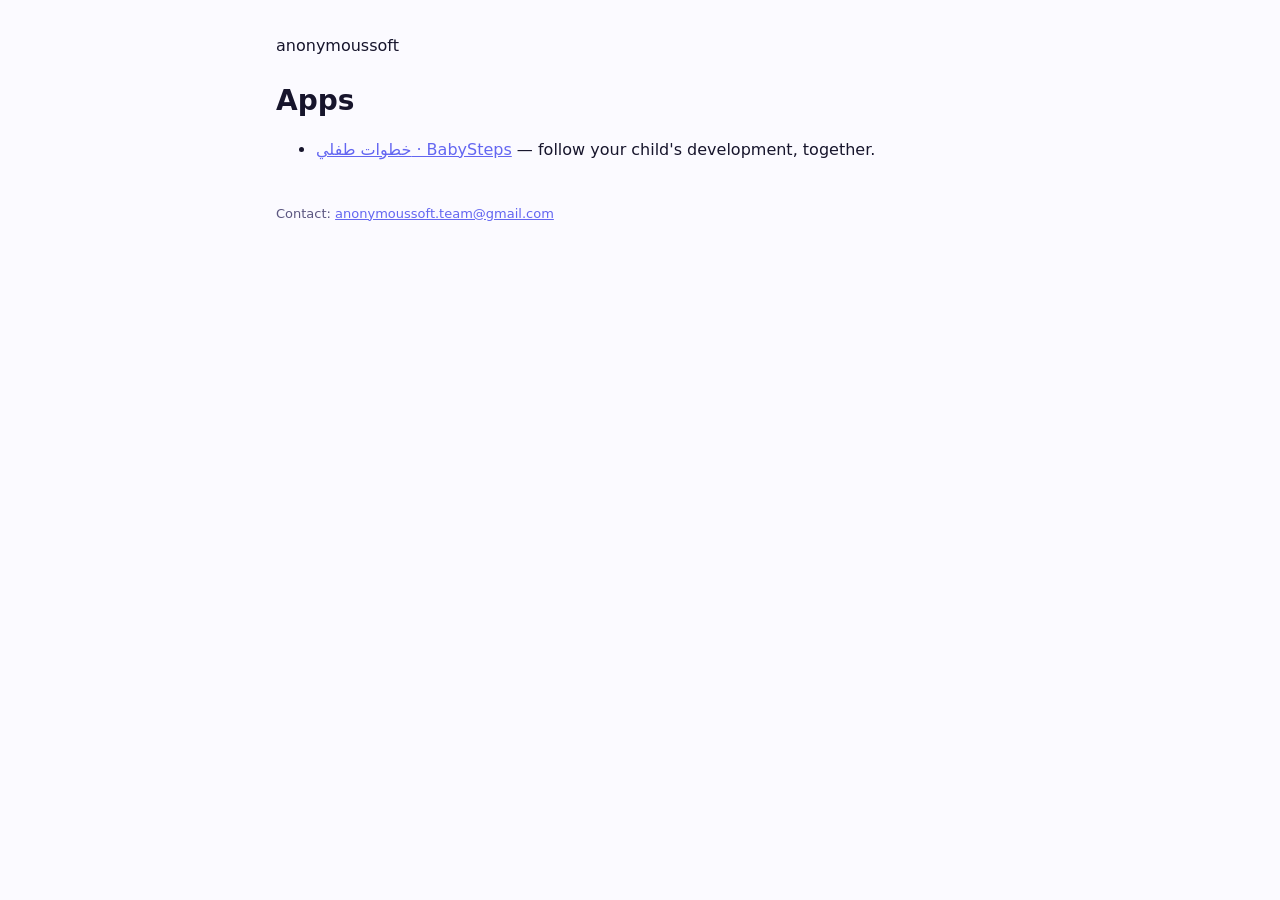
<file: index.html>
<!doctype html>
<html lang="en">
<head>
<meta charset="utf-8">
<meta name="viewport" content="width=device-width, initial-scale=1">
<title>anonymoussoft</title>
<link rel="stylesheet" href="assets/style.css">
</head>
<body>
<main>
<header class="site"><span class="brand">anonymoussoft</span></header>
<h1>Apps</h1>
<ul>
  <li><a href="babysteps/">خطوات طفلي · BabySteps</a> — follow your child's development, together.</li>
</ul>
<footer>Contact: <a href="mailto:anonymoussoft.team@gmail.com">anonymoussoft.team@gmail.com</a></footer>
</main>
</body>
</html>
</file>
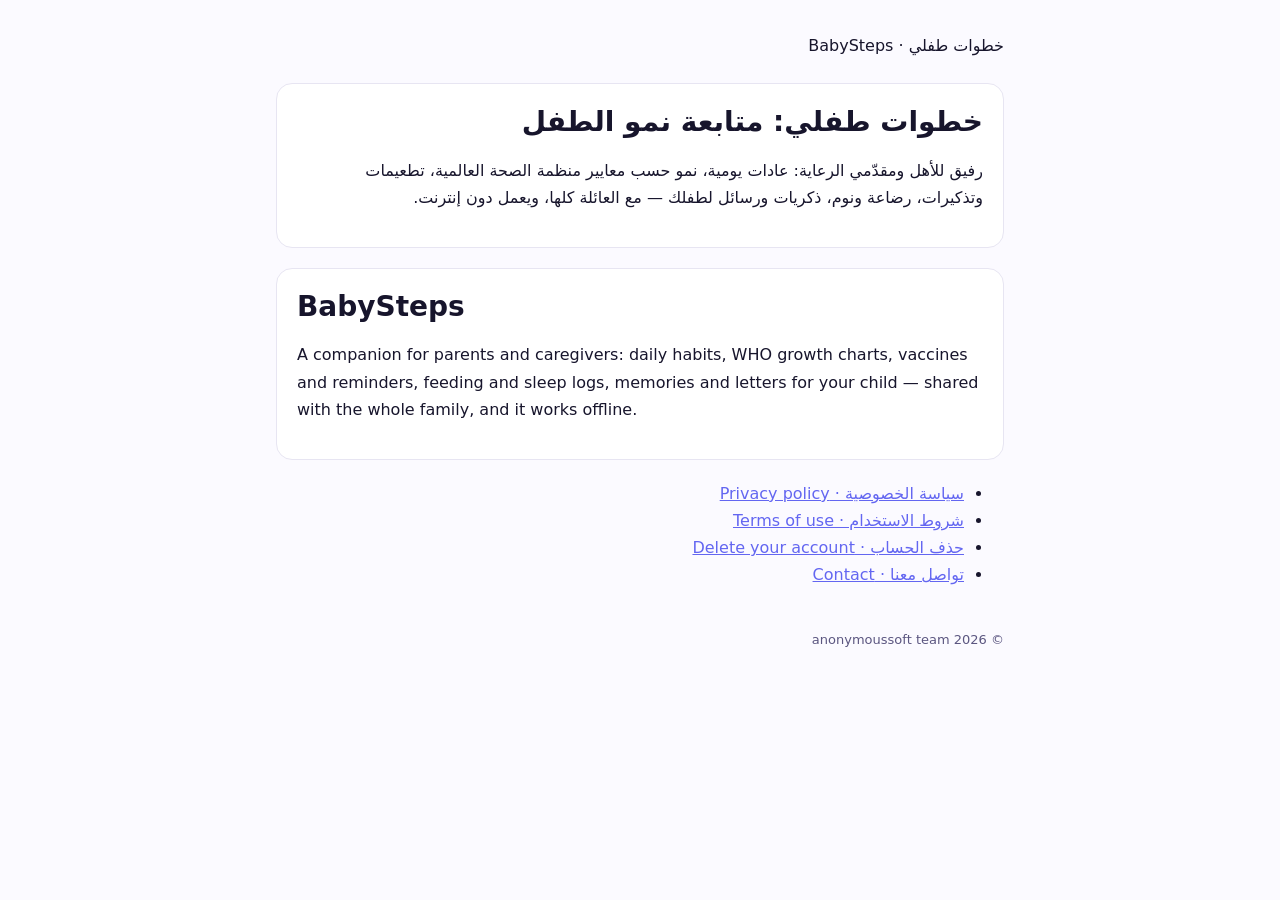
<file: babysteps/index.html>
<!doctype html>
<html lang="ar" dir="rtl">
<head>
<meta charset="utf-8">
<meta name="viewport" content="width=device-width, initial-scale=1">
<title>خطوات طفلي – BabySteps</title>
<meta name="description" content="خطوات طفلي: متابعة نمو الطفل للأهل ومقدّمي الرعاية. BabySteps: follow your child's development together.">
<link rel="stylesheet" href="../assets/style.css">
</head>
<body>
<main>
<header class="site"><span class="brand">خطوات طفلي · BabySteps</span></header>
<section class="lang-block" lang="ar" dir="rtl">
<h1>خطوات طفلي: متابعة نمو الطفل</h1>
<p>رفيق للأهل ومقدّمي الرعاية: عادات يومية، نمو حسب معايير منظمة الصحة العالمية، تطعيمات وتذكيرات، رضاعة ونوم، ذكريات ورسائل لطفلك — مع العائلة كلها، ويعمل دون إنترنت.</p>
</section>
<section class="lang-block" lang="en" dir="ltr">
<h1>BabySteps</h1>
<p>A companion for parents and caregivers: daily habits, WHO growth charts, vaccines and reminders, feeding and sleep logs, memories and letters for your child — shared with the whole family, and it works offline.</p>
</section>
<ul>
<li><a href="privacy.html">سياسة الخصوصية · Privacy policy</a></li>
<li><a href="terms.html">شروط الاستخدام · Terms of use</a></li>
<li><a href="delete-account.html">حذف الحساب · Delete your account</a></li>
<li><a href="mailto:anonymoussoft.team@gmail.com">تواصل معنا · Contact</a></li>
</ul>
<footer>© 2026 anonymoussoft team</footer>
</main>
</body>
</html>
</file>
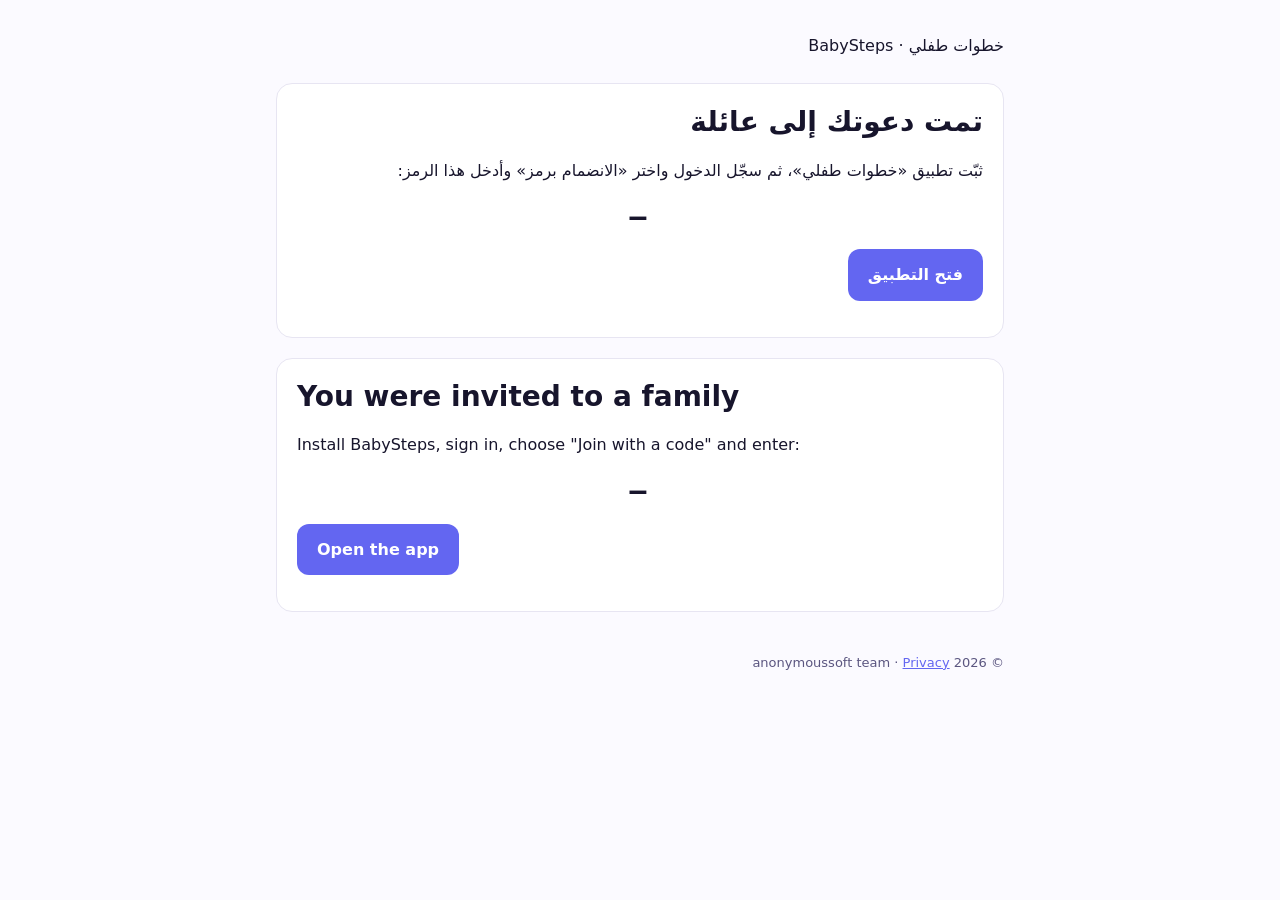
<file: join.html>
<!doctype html>
<html lang="ar" dir="rtl">
<head>
<meta charset="utf-8">
<meta name="viewport" content="width=device-width, initial-scale=1">
<title>دعوة إلى عائلة – خطوات طفلي | Family invite – BabySteps</title>
<link rel="stylesheet" href="assets/style.css">
</head>
<body>
<main>
<header class="site"><span class="brand">خطوات طفلي · BabySteps</span></header>
<section class="lang-block" lang="ar" dir="rtl">
<h1>تمت دعوتك إلى عائلة</h1>
<p>ثبّت تطبيق «خطوات طفلي»، ثم سجّل الدخول واختر «الانضمام برمز» وأدخل هذا الرمز:</p>
<div class="code" id="code-ar"></div>
<p><a class="button" id="open-ar" href="#">فتح التطبيق</a></p>
</section>
<section class="lang-block" lang="en" dir="ltr">
<h1>You were invited to a family</h1>
<p>Install BabySteps, sign in, choose "Join with a code" and enter:</p>
<div class="code" id="code-en"></div>
<p><a class="button" id="open-en" href="#">Open the app</a></p>
</section>
<footer>© 2026 anonymoussoft team · <a href="babysteps/privacy.html">Privacy</a></footer>
</main>
<script>
  // Invite codes are 8 characters from an unambiguous alphabet; anything else is dropped.
  var code = (new URLSearchParams(location.search).get('code') || '').toUpperCase().replace(/[^A-Z0-9]/g, '').slice(0, 8);
  ['code-ar', 'code-en'].forEach(function (id) { document.getElementById(id).textContent = code || '—'; });
  var deepLink = 'babysteps://join?code=' + encodeURIComponent(code);
  ['open-ar', 'open-en'].forEach(function (id) { document.getElementById(id).href = deepLink; });
</script>
</body>
</html>
</file>
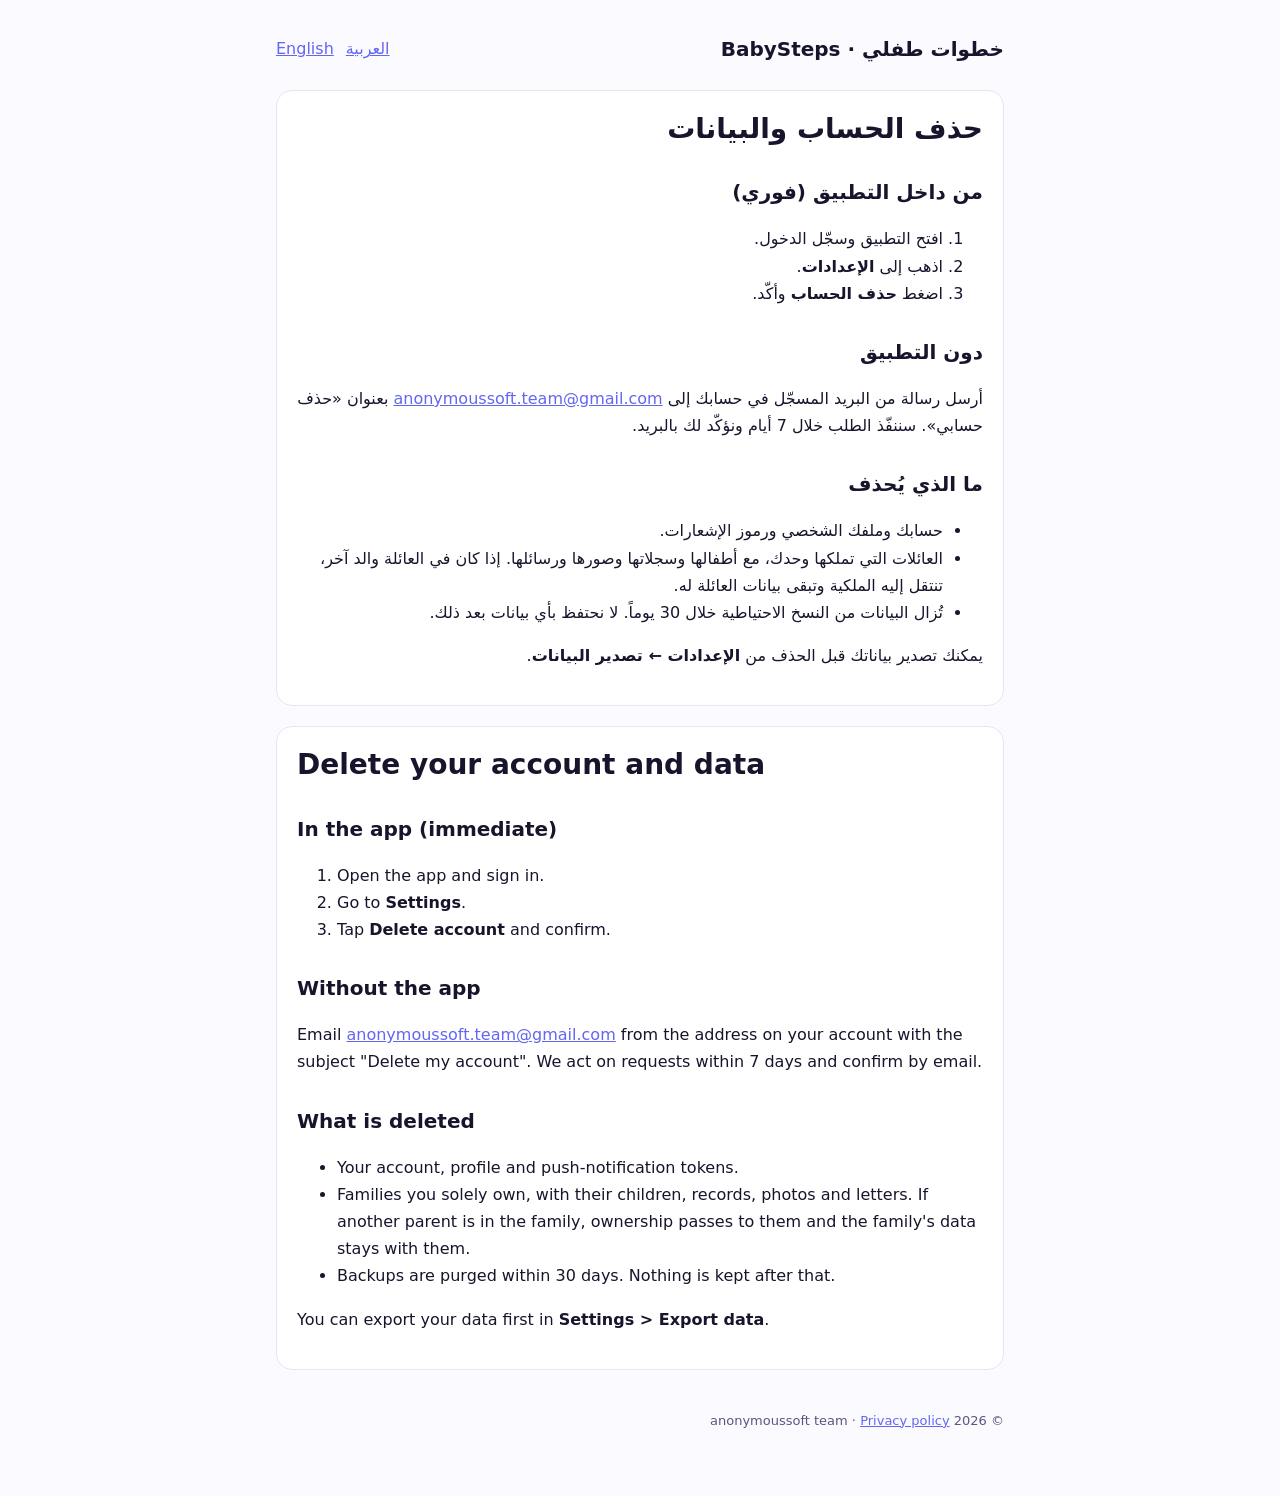
<file: babysteps/delete-account.html>
<!doctype html>
<html lang="ar" dir="rtl">
<head>
<meta charset="utf-8">
<meta name="viewport" content="width=device-width, initial-scale=1">
<title>حذف الحساب – خطوات طفلي | Delete your account – BabySteps</title>
<link rel="stylesheet" href="../assets/style.css">
</head>
<body>
<main>
<header class="site">
  <a class="brand" href="./">خطوات طفلي · BabySteps</a>
  <nav class="lang"><a href="#ar">العربية</a><a href="#en">English</a></nav>
</header>

<section class="lang-block" id="ar" lang="ar" dir="rtl">
<h1>حذف الحساب والبيانات</h1>
<h2>من داخل التطبيق (فوري)</h2>
<ol>
<li>افتح التطبيق وسجّل الدخول.</li>
<li>اذهب إلى <strong>الإعدادات</strong>.</li>
<li>اضغط <strong>حذف الحساب</strong> وأكّد.</li>
</ol>
<h2>دون التطبيق</h2>
<p>أرسل رسالة من البريد المسجّل في حسابك إلى <a href="mailto:anonymoussoft.team@gmail.com?subject=Delete%20my%20BabySteps%20account">anonymoussoft.team@gmail.com</a> بعنوان «حذف حسابي». سننفّذ الطلب خلال 7 أيام ونؤكّد لك بالبريد.</p>
<h2>ما الذي يُحذف</h2>
<ul>
<li>حسابك وملفك الشخصي ورموز الإشعارات.</li>
<li>العائلات التي تملكها وحدك، مع أطفالها وسجلاتها وصورها ورسائلها. إذا كان في العائلة والد آخر، تنتقل إليه الملكية وتبقى بيانات العائلة له.</li>
<li>تُزال البيانات من النسخ الاحتياطية خلال 30 يوماً. لا نحتفظ بأي بيانات بعد ذلك.</li>
</ul>
<p>يمكنك تصدير بياناتك قبل الحذف من <strong>الإعدادات ← تصدير البيانات</strong>.</p>
</section>

<section class="lang-block" id="en" lang="en" dir="ltr">
<h1>Delete your account and data</h1>
<h2>In the app (immediate)</h2>
<ol>
<li>Open the app and sign in.</li>
<li>Go to <strong>Settings</strong>.</li>
<li>Tap <strong>Delete account</strong> and confirm.</li>
</ol>
<h2>Without the app</h2>
<p>Email <a href="mailto:anonymoussoft.team@gmail.com?subject=Delete%20my%20BabySteps%20account">anonymoussoft.team@gmail.com</a> from the address on your account with the subject "Delete my account". We act on requests within 7 days and confirm by email.</p>
<h2>What is deleted</h2>
<ul>
<li>Your account, profile and push-notification tokens.</li>
<li>Families you solely own, with their children, records, photos and letters. If another parent is in the family, ownership passes to them and the family's data stays with them.</li>
<li>Backups are purged within 30 days. Nothing is kept after that.</li>
</ul>
<p>You can export your data first in <strong>Settings &gt; Export data</strong>.</p>
</section>

<footer>© 2026 anonymoussoft team · <a href="privacy.html">Privacy policy</a></footer>
</main>
</body>
</html>
</file>
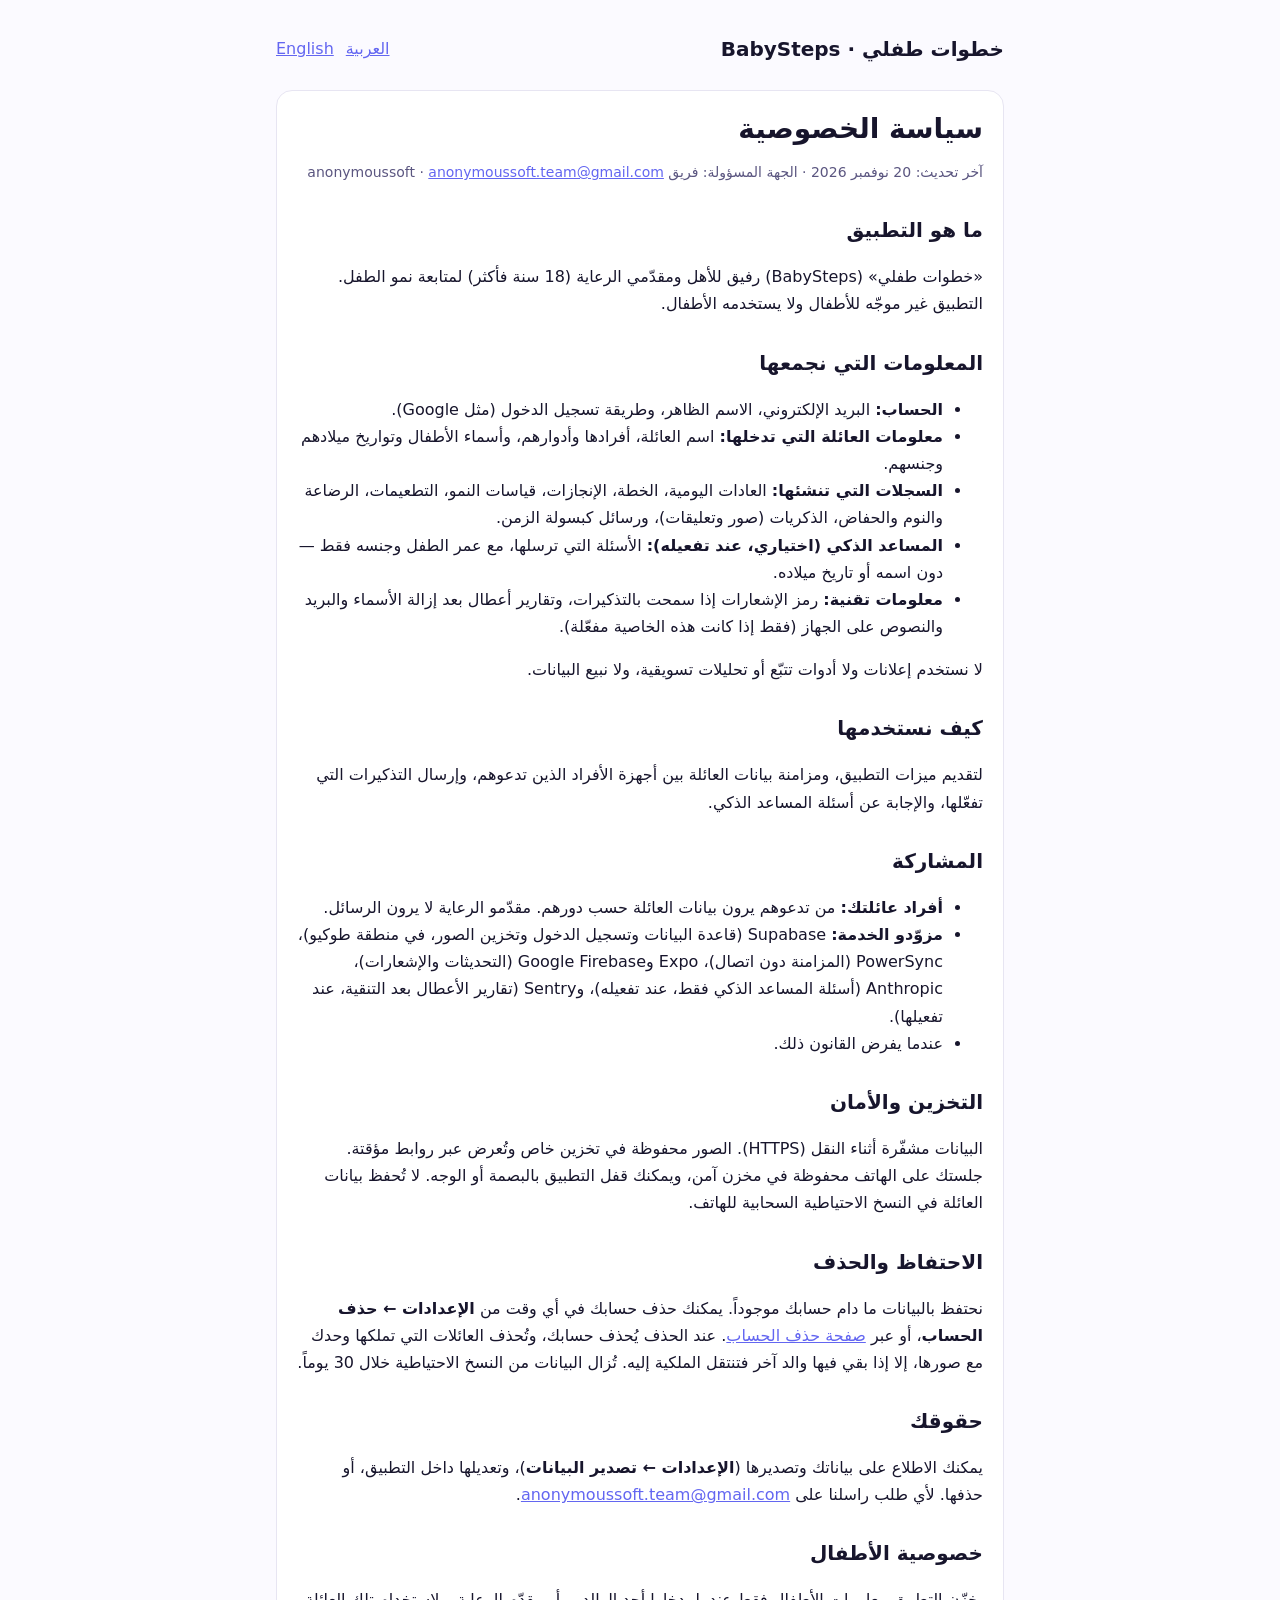
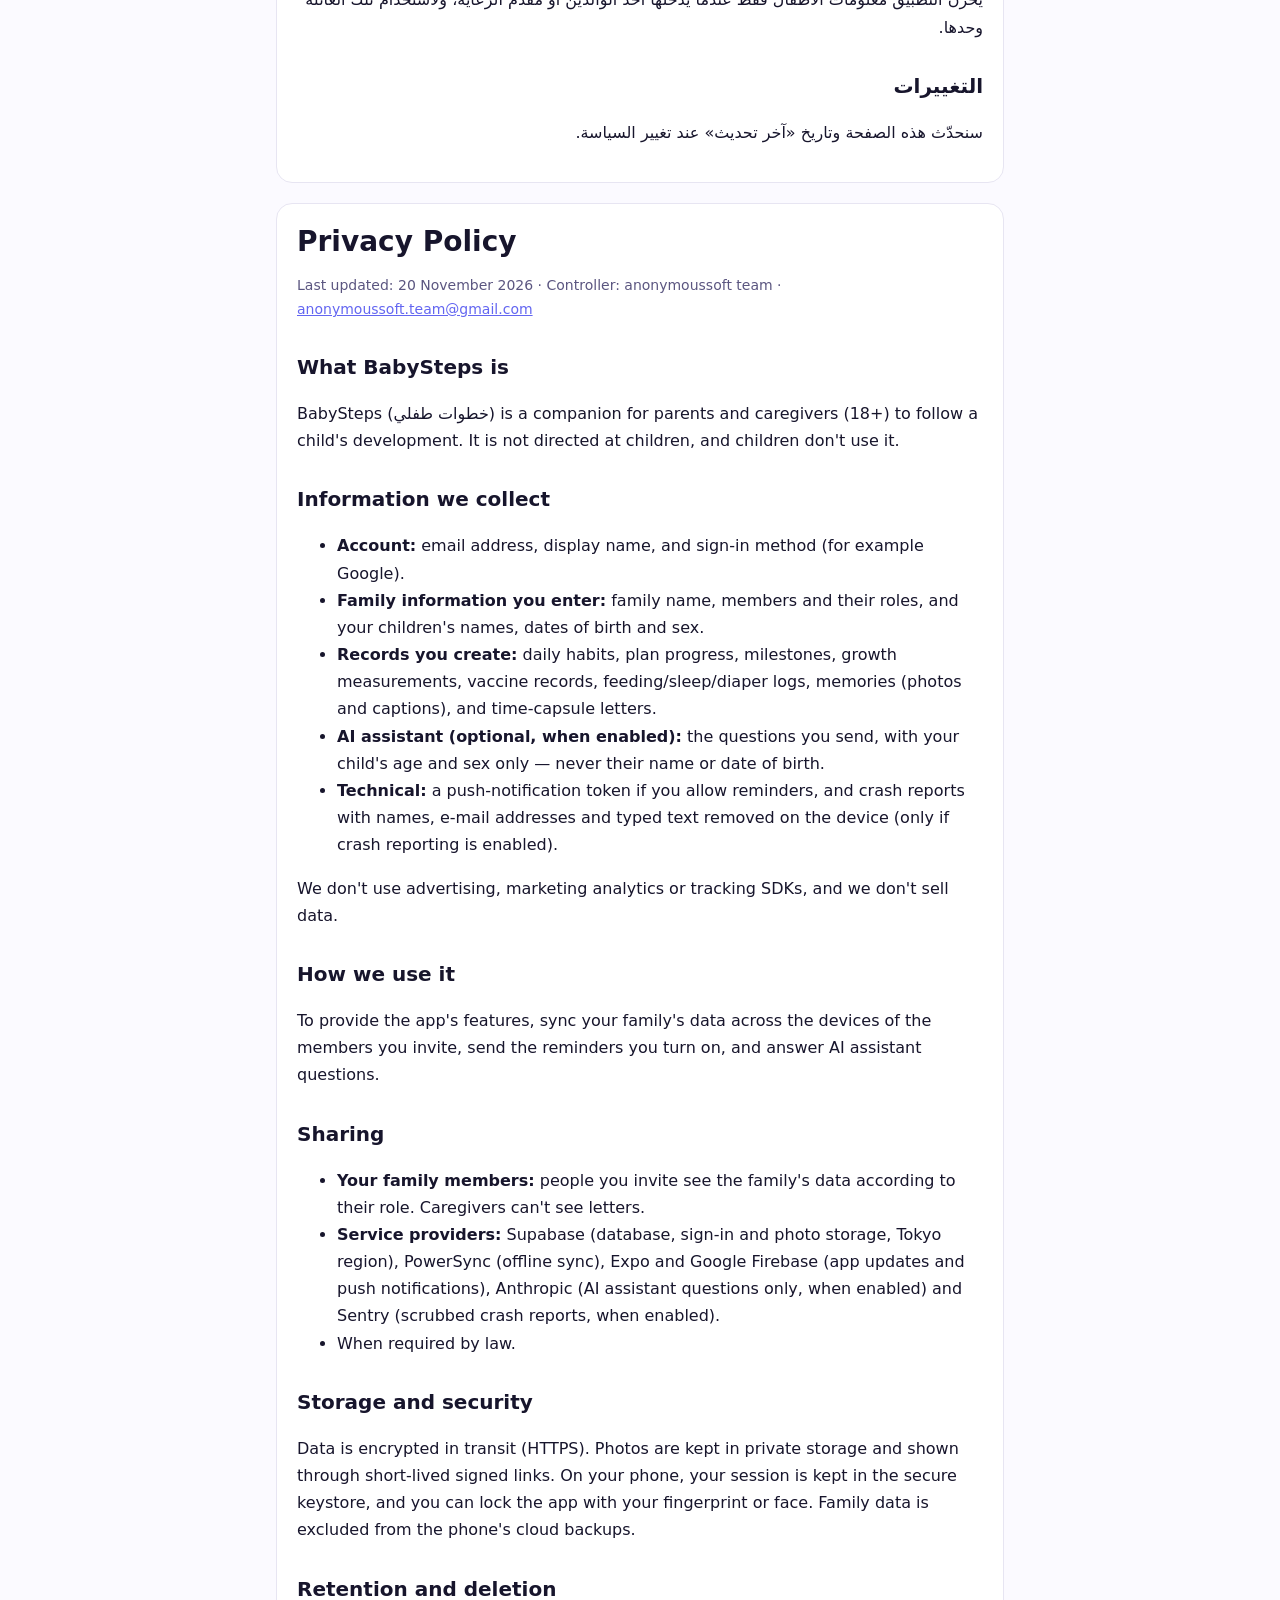
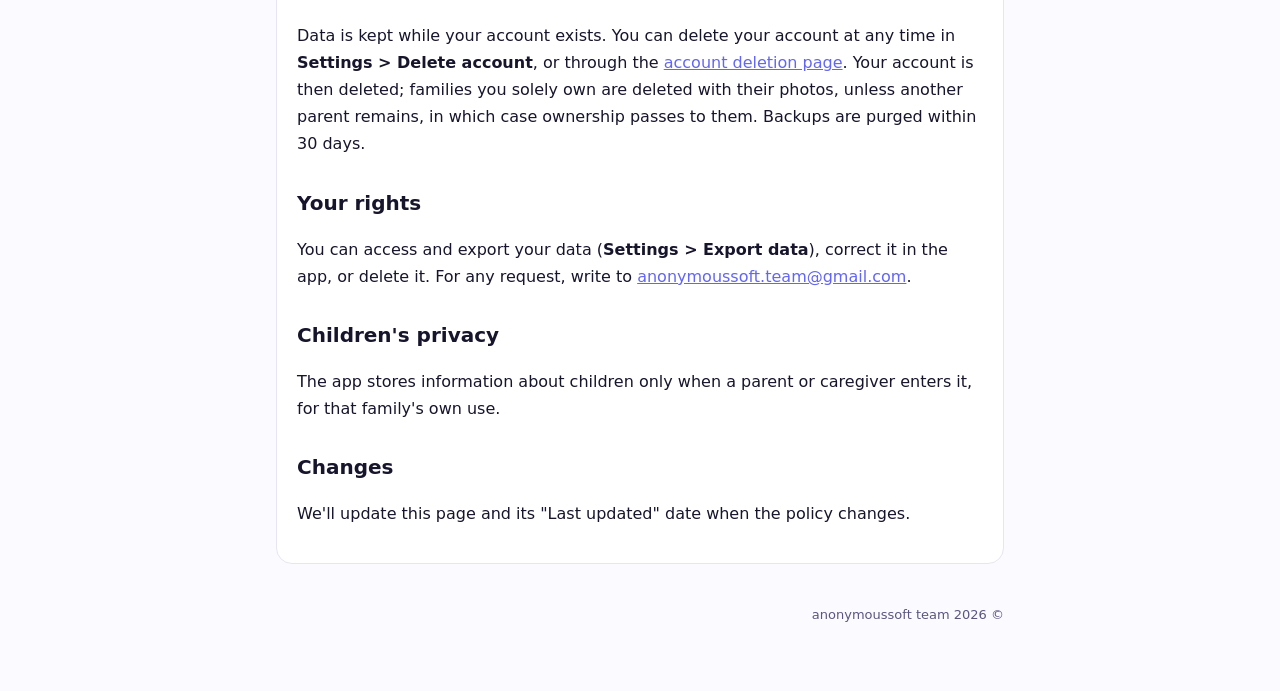
<file: babysteps/privacy.html>
<!doctype html>
<html lang="ar" dir="rtl">
<head>
<meta charset="utf-8">
<meta name="viewport" content="width=device-width, initial-scale=1">
<title>سياسة الخصوصية – خطوات طفلي | Privacy Policy – BabySteps</title>
<link rel="stylesheet" href="../assets/style.css">
</head>
<body>
<main>
<header class="site">
  <a class="brand" href="./">خطوات طفلي · BabySteps</a>
  <nav class="lang"><a href="#ar">العربية</a><a href="#en">English</a></nav>
</header>

<section class="lang-block" id="ar" lang="ar" dir="rtl">
<h1>سياسة الخصوصية</h1>
<p class="muted">آخر تحديث: 20 نوفمبر 2026 · الجهة المسؤولة: فريق anonymoussoft · <a href="mailto:anonymoussoft.team@gmail.com">anonymoussoft.team@gmail.com</a></p>

<h2>ما هو التطبيق</h2>
<p>«خطوات طفلي» (BabySteps) رفيق للأهل ومقدّمي الرعاية (18 سنة فأكثر) لمتابعة نمو الطفل. التطبيق غير موجّه للأطفال ولا يستخدمه الأطفال.</p>

<h2>المعلومات التي نجمعها</h2>
<ul>
<li><strong>الحساب:</strong> البريد الإلكتروني، الاسم الظاهر، وطريقة تسجيل الدخول (مثل Google).</li>
<li><strong>معلومات العائلة التي تدخلها:</strong> اسم العائلة، أفرادها وأدوارهم، وأسماء الأطفال وتواريخ ميلادهم وجنسهم.</li>
<li><strong>السجلات التي تنشئها:</strong> العادات اليومية، الخطة، الإنجازات، قياسات النمو، التطعيمات، الرضاعة والنوم والحفاض، الذكريات (صور وتعليقات)، ورسائل كبسولة الزمن.</li>
<li><strong>المساعد الذكي (اختياري، عند تفعيله):</strong> الأسئلة التي ترسلها، مع عمر الطفل وجنسه فقط — دون اسمه أو تاريخ ميلاده.</li>
<li><strong>معلومات تقنية:</strong> رمز الإشعارات إذا سمحت بالتذكيرات، وتقارير أعطال بعد إزالة الأسماء والبريد والنصوص على الجهاز (فقط إذا كانت هذه الخاصية مفعّلة).</li>
</ul>
<p>لا نستخدم إعلانات ولا أدوات تتبّع أو تحليلات تسويقية، ولا نبيع البيانات.</p>

<h2>كيف نستخدمها</h2>
<p>لتقديم ميزات التطبيق، ومزامنة بيانات العائلة بين أجهزة الأفراد الذين تدعوهم، وإرسال التذكيرات التي تفعّلها، والإجابة عن أسئلة المساعد الذكي.</p>

<h2>المشاركة</h2>
<ul>
<li><strong>أفراد عائلتك:</strong> من تدعوهم يرون بيانات العائلة حسب دورهم. مقدّمو الرعاية لا يرون الرسائل.</li>
<li><strong>مزوّدو الخدمة:</strong> Supabase (قاعدة البيانات وتسجيل الدخول وتخزين الصور، في منطقة طوكيو)، PowerSync (المزامنة دون اتصال)، Expo وGoogle Firebase (التحديثات والإشعارات)، Anthropic (أسئلة المساعد الذكي فقط، عند تفعيله)، وSentry (تقارير الأعطال بعد التنقية، عند تفعيلها).</li>
<li>عندما يفرض القانون ذلك.</li>
</ul>

<h2>التخزين والأمان</h2>
<p>البيانات مشفّرة أثناء النقل (HTTPS). الصور محفوظة في تخزين خاص وتُعرض عبر روابط مؤقتة. جلستك على الهاتف محفوظة في مخزن آمن، ويمكنك قفل التطبيق بالبصمة أو الوجه. لا تُحفظ بيانات العائلة في النسخ الاحتياطية السحابية للهاتف.</p>

<h2>الاحتفاظ والحذف</h2>
<p>نحتفظ بالبيانات ما دام حسابك موجوداً. يمكنك حذف حسابك في أي وقت من <strong>الإعدادات ← حذف الحساب</strong>، أو عبر <a href="delete-account.html">صفحة حذف الحساب</a>. عند الحذف يُحذف حسابك، وتُحذف العائلات التي تملكها وحدك مع صورها، إلا إذا بقي فيها والد آخر فتنتقل الملكية إليه. تُزال البيانات من النسخ الاحتياطية خلال 30 يوماً.</p>

<h2>حقوقك</h2>
<p>يمكنك الاطلاع على بياناتك وتصديرها (<strong>الإعدادات ← تصدير البيانات</strong>)، وتعديلها داخل التطبيق، أو حذفها. لأي طلب راسلنا على <a href="mailto:anonymoussoft.team@gmail.com">anonymoussoft.team@gmail.com</a>.</p>

<h2>خصوصية الأطفال</h2>
<p>يخزّن التطبيق معلومات الأطفال فقط عندما يدخلها أحد الوالدين أو مقدّم الرعاية، ولاستخدام تلك العائلة وحدها.</p>

<h2>التغييرات</h2>
<p>سنحدّث هذه الصفحة وتاريخ «آخر تحديث» عند تغيير السياسة.</p>
</section>

<section class="lang-block" id="en" lang="en" dir="ltr">
<h1>Privacy Policy</h1>
<p class="muted">Last updated: 20 November 2026 · Controller: anonymoussoft team · <a href="mailto:anonymoussoft.team@gmail.com">anonymoussoft.team@gmail.com</a></p>

<h2>What BabySteps is</h2>
<p>BabySteps (خطوات طفلي) is a companion for parents and caregivers (18+) to follow a child's development. It is not directed at children, and children don't use it.</p>

<h2>Information we collect</h2>
<ul>
<li><strong>Account:</strong> email address, display name, and sign-in method (for example Google).</li>
<li><strong>Family information you enter:</strong> family name, members and their roles, and your children's names, dates of birth and sex.</li>
<li><strong>Records you create:</strong> daily habits, plan progress, milestones, growth measurements, vaccine records, feeding/sleep/diaper logs, memories (photos and captions), and time-capsule letters.</li>
<li><strong>AI assistant (optional, when enabled):</strong> the questions you send, with your child's age and sex only — never their name or date of birth.</li>
<li><strong>Technical:</strong> a push-notification token if you allow reminders, and crash reports with names, e-mail addresses and typed text removed on the device (only if crash reporting is enabled).</li>
</ul>
<p>We don't use advertising, marketing analytics or tracking SDKs, and we don't sell data.</p>

<h2>How we use it</h2>
<p>To provide the app's features, sync your family's data across the devices of the members you invite, send the reminders you turn on, and answer AI assistant questions.</p>

<h2>Sharing</h2>
<ul>
<li><strong>Your family members:</strong> people you invite see the family's data according to their role. Caregivers can't see letters.</li>
<li><strong>Service providers:</strong> Supabase (database, sign-in and photo storage, Tokyo region), PowerSync (offline sync), Expo and Google Firebase (app updates and push notifications), Anthropic (AI assistant questions only, when enabled) and Sentry (scrubbed crash reports, when enabled).</li>
<li>When required by law.</li>
</ul>

<h2>Storage and security</h2>
<p>Data is encrypted in transit (HTTPS). Photos are kept in private storage and shown through short-lived signed links. On your phone, your session is kept in the secure keystore, and you can lock the app with your fingerprint or face. Family data is excluded from the phone's cloud backups.</p>

<h2>Retention and deletion</h2>
<p>Data is kept while your account exists. You can delete your account at any time in <strong>Settings &gt; Delete account</strong>, or through the <a href="delete-account.html">account deletion page</a>. Your account is then deleted; families you solely own are deleted with their photos, unless another parent remains, in which case ownership passes to them. Backups are purged within 30 days.</p>

<h2>Your rights</h2>
<p>You can access and export your data (<strong>Settings &gt; Export data</strong>), correct it in the app, or delete it. For any request, write to <a href="mailto:anonymoussoft.team@gmail.com">anonymoussoft.team@gmail.com</a>.</p>

<h2>Children's privacy</h2>
<p>The app stores information about children only when a parent or caregiver enters it, for that family's own use.</p>

<h2>Changes</h2>
<p>We'll update this page and its "Last updated" date when the policy changes.</p>
</section>

<footer>© 2026 anonymoussoft team</footer>
</main>
</body>
</html>
</file>
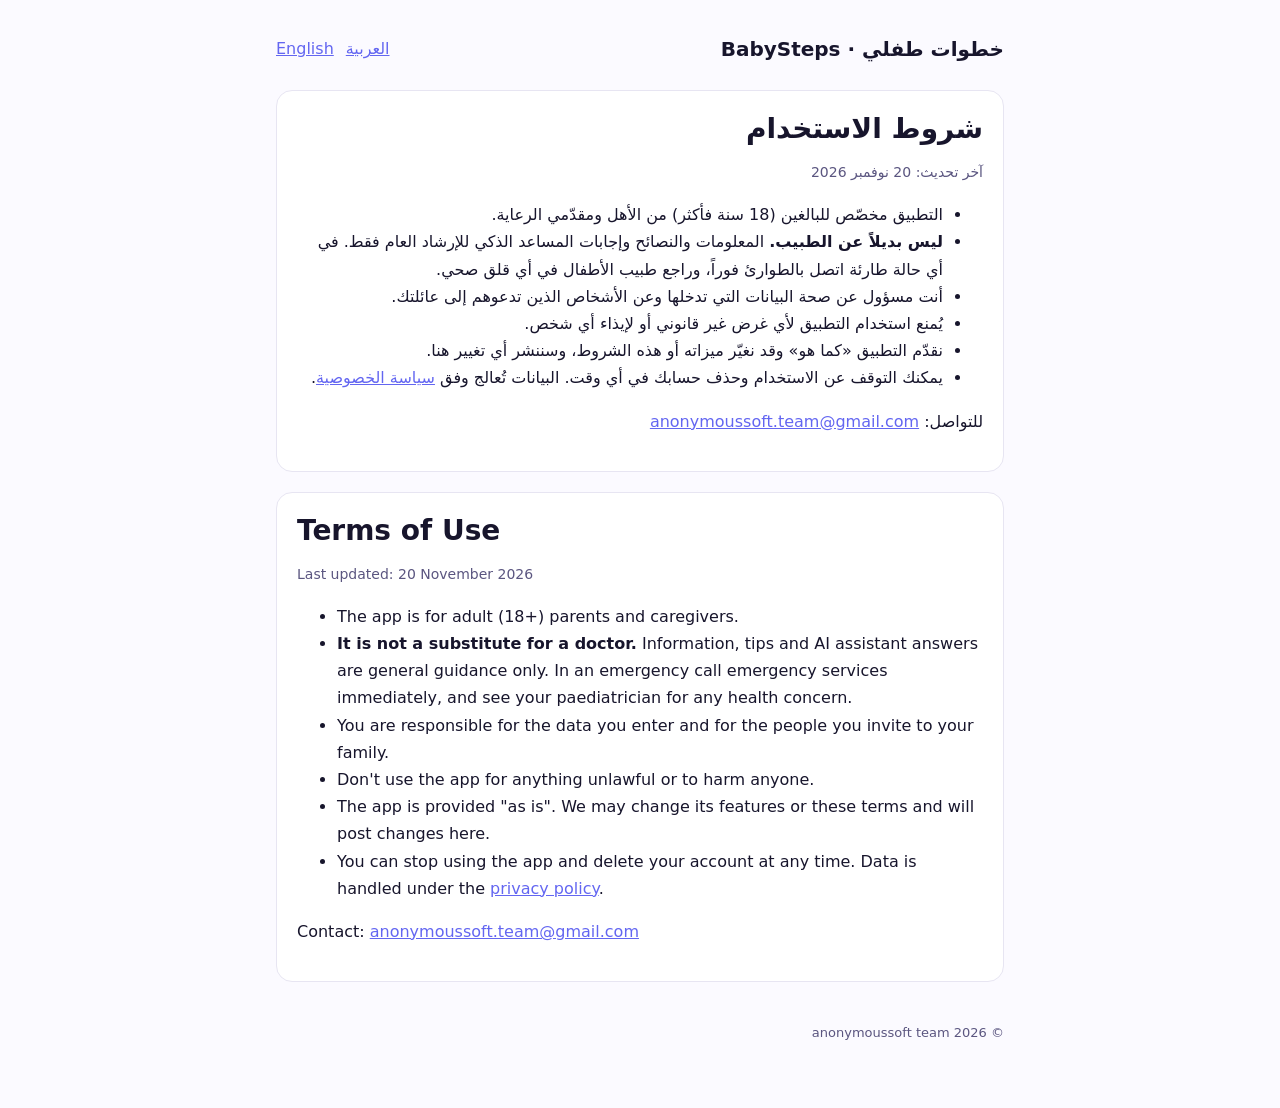
<file: babysteps/terms.html>
<!doctype html>
<html lang="ar" dir="rtl">
<head>
<meta charset="utf-8">
<meta name="viewport" content="width=device-width, initial-scale=1">
<title>شروط الاستخدام – خطوات طفلي | Terms – BabySteps</title>
<link rel="stylesheet" href="../assets/style.css">
</head>
<body>
<main>
<header class="site">
  <a class="brand" href="./">خطوات طفلي · BabySteps</a>
  <nav class="lang"><a href="#ar">العربية</a><a href="#en">English</a></nav>
</header>

<section class="lang-block" id="ar" lang="ar" dir="rtl">
<h1>شروط الاستخدام</h1>
<p class="muted">آخر تحديث: 20 نوفمبر 2026</p>
<ul>
<li>التطبيق مخصّص للبالغين (18 سنة فأكثر) من الأهل ومقدّمي الرعاية.</li>
<li><strong>ليس بديلاً عن الطبيب.</strong> المعلومات والنصائح وإجابات المساعد الذكي للإرشاد العام فقط. في أي حالة طارئة اتصل بالطوارئ فوراً، وراجع طبيب الأطفال في أي قلق صحي.</li>
<li>أنت مسؤول عن صحة البيانات التي تدخلها وعن الأشخاص الذين تدعوهم إلى عائلتك.</li>
<li>يُمنع استخدام التطبيق لأي غرض غير قانوني أو لإيذاء أي شخص.</li>
<li>نقدّم التطبيق «كما هو» وقد نغيّر ميزاته أو هذه الشروط، وسننشر أي تغيير هنا.</li>
<li>يمكنك التوقف عن الاستخدام وحذف حسابك في أي وقت. البيانات تُعالج وفق <a href="privacy.html">سياسة الخصوصية</a>.</li>
</ul>
<p>للتواصل: <a href="mailto:anonymoussoft.team@gmail.com">anonymoussoft.team@gmail.com</a></p>
</section>

<section class="lang-block" id="en" lang="en" dir="ltr">
<h1>Terms of Use</h1>
<p class="muted">Last updated: 20 November 2026</p>
<ul>
<li>The app is for adult (18+) parents and caregivers.</li>
<li><strong>It is not a substitute for a doctor.</strong> Information, tips and AI assistant answers are general guidance only. In an emergency call emergency services immediately, and see your paediatrician for any health concern.</li>
<li>You are responsible for the data you enter and for the people you invite to your family.</li>
<li>Don't use the app for anything unlawful or to harm anyone.</li>
<li>The app is provided "as is". We may change its features or these terms and will post changes here.</li>
<li>You can stop using the app and delete your account at any time. Data is handled under the <a href="privacy.html">privacy policy</a>.</li>
</ul>
<p>Contact: <a href="mailto:anonymoussoft.team@gmail.com">anonymoussoft.team@gmail.com</a></p>
</section>

<footer>© 2026 anonymoussoft team</footer>
</main>
</body>
</html>
</file>
<file: assets/style.css>
:root {
  --bg: #fbfaff;
  --ink: #17152c;
  --ink2: #5b5680;
  --line: #e7e5f2;
  --accent: #6366f1;
  --card: #ffffff;
}
@media (prefers-color-scheme: dark) {
  :root { --bg: #0e0d1e; --ink: #efedf9; --ink2: #a7a2c6; --line: #2a2840; --accent: #8b8aff; --card: #17152c; }
}
* { box-sizing: border-box; }
body {
  margin: 0;
  background: var(--bg);
  color: var(--ink);
  font: 16px/1.7 system-ui, -apple-system, "Segoe UI", Roboto, "Noto Sans Arabic", Tahoma, sans-serif;
}
main { max-width: 760px; margin: 0 auto; padding: 32px 16px 64px; }
header.site { display: flex; justify-content: space-between; align-items: center; gap: 12px; flex-wrap: wrap; margin-bottom: 24px; }
header.site a.brand { font-weight: 700; color: var(--ink); text-decoration: none; font-size: 20px; }
nav.lang a { margin-inline-start: 12px; color: var(--accent); }
h1 { font-size: 28px; line-height: 1.3; margin: 0 0 8px; }
h2 { font-size: 20px; margin: 28px 0 8px; }
p, li { color: var(--ink); }
.muted { color: var(--ink2); font-size: 14px; }
a { color: var(--accent); }
section.lang-block { background: var(--card); border: 1px solid var(--line); border-radius: 16px; padding: 20px; margin: 20px 0; }
.code { font: 700 28px/1.2 ui-monospace, Menlo, Consolas, monospace; letter-spacing: 4px; direction: ltr; text-align: center; margin: 16px 0; }
.button { display: inline-block; padding: 12px 20px; border-radius: 12px; background: var(--accent); color: #fff; text-decoration: none; font-weight: 700; }
footer { margin-top: 40px; color: var(--ink2); font-size: 13px; }
</file>
